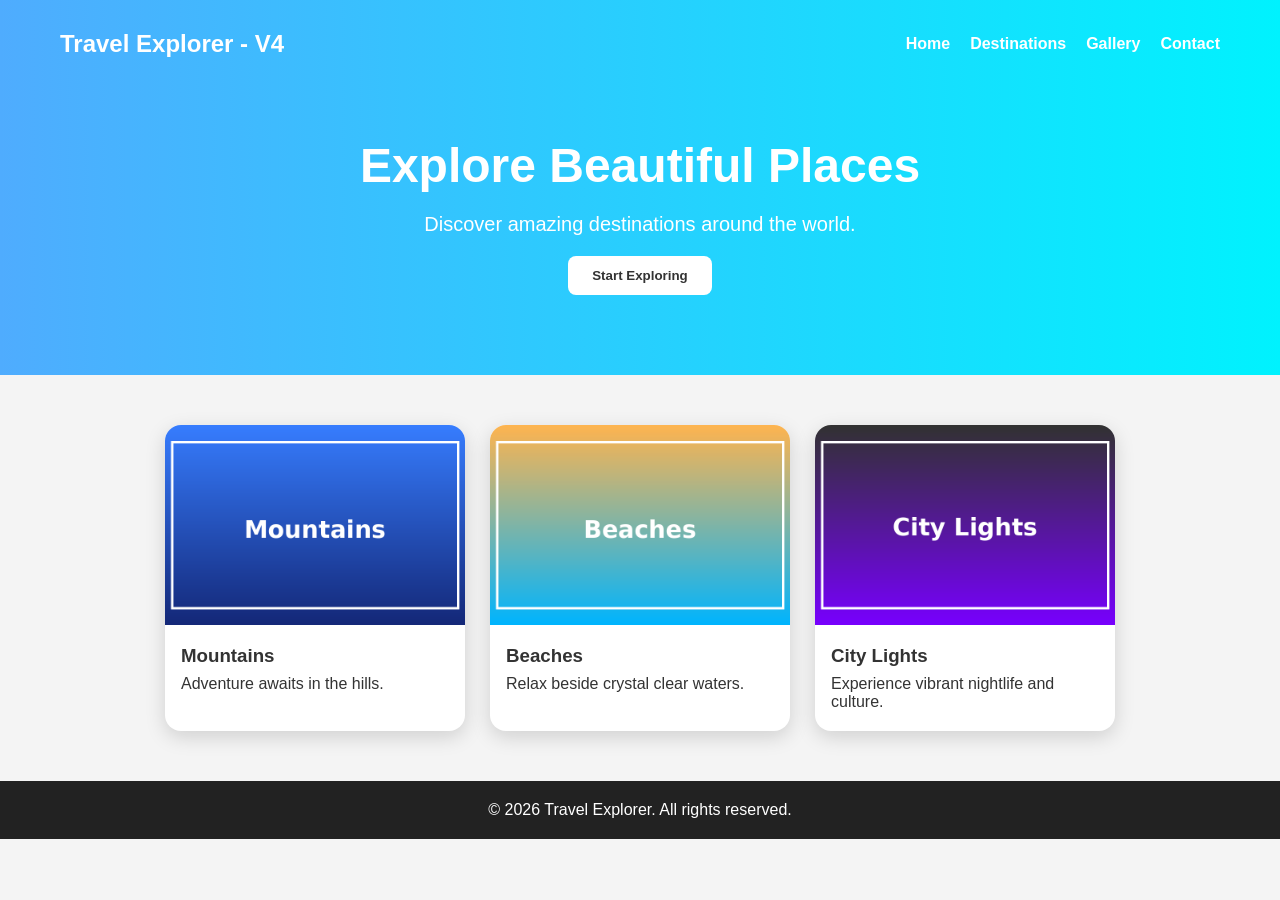
<file: index.html>
<!DOCTYPE html>
<html lang="en">
<head>
  <meta charset="UTF-8" />
  <meta name="viewport" content="width=device-width, initial-scale=1.0" />
  <title>Travel Explorer</title>
  <link rel="stylesheet" href="style.css" />
</head>
<body>
  <header class="hero">
    <nav>
      <h1>Travel Explorer - V4</h1>
      <ul>
        <li><a href="#">Home</a></li>
        <li><a href="#">Destinations</a></li>
        <li><a href="#">Gallery</a></li>
        <li><a href="#">Contact</a></li>
      </ul>
    </nav>

    <div class="hero-content">
      <h2>Explore Beautiful Places</h2>
      <p>Discover amazing destinations around the world.</p>
      <button>Start Exploring</button>
    </div>
  </header>

  <section class="gallery">
    <div class="card">
      <img src="./mountain.png" alt="Mountain" />
      <h3>Mountains</h3>
      <p>Adventure awaits in the hills.</p>
    </div>

    <div class="card">
      <img src="./beach.png" alt="Beach" />
      <h3>Beaches</h3>
      <p>Relax beside crystal clear waters.</p>
    </div>

    <div class="card">
      <img src="./city.png" alt="City" />
      <h3>City Lights</h3>
      <p>Experience vibrant nightlife and culture.</p>
    </div>
  </section>

  <footer>
    <p>© 2026 Travel Explorer. All rights reserved.</p>
  </footer>
</body>
</html>
</file>
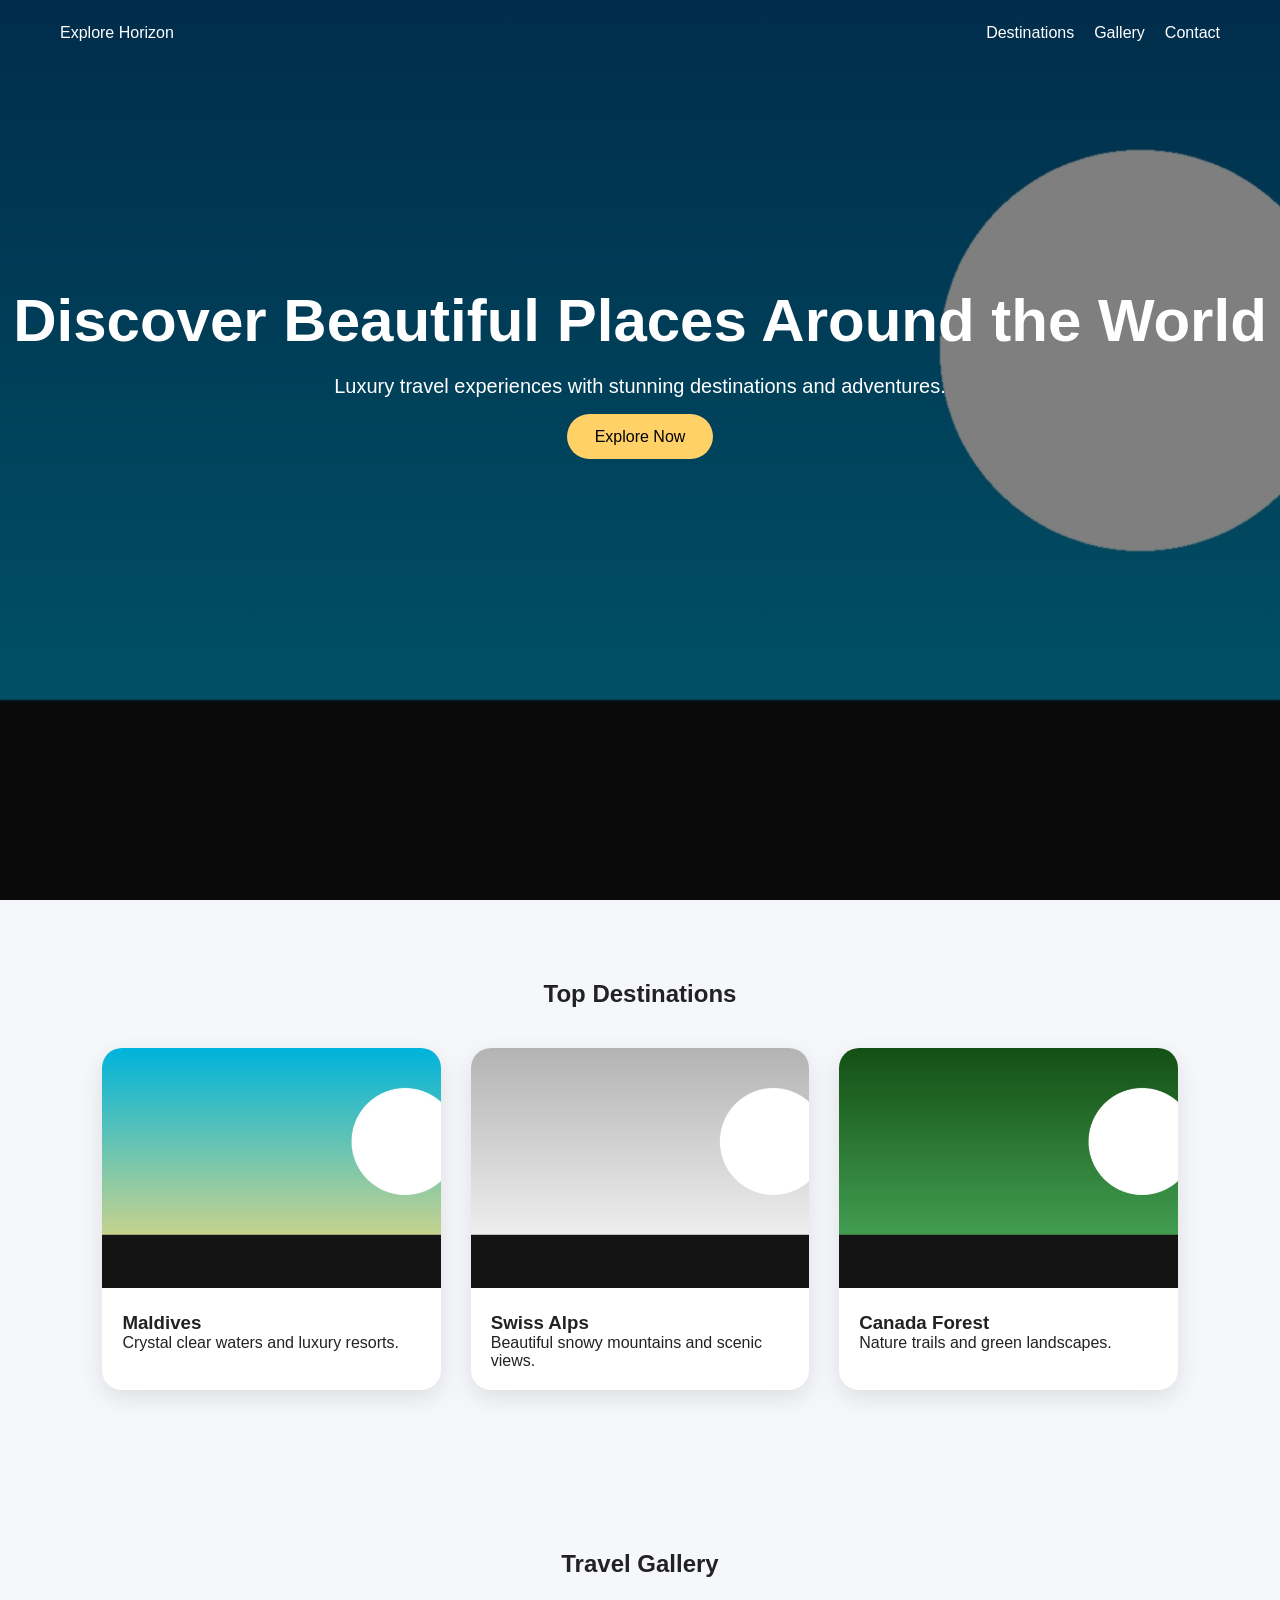
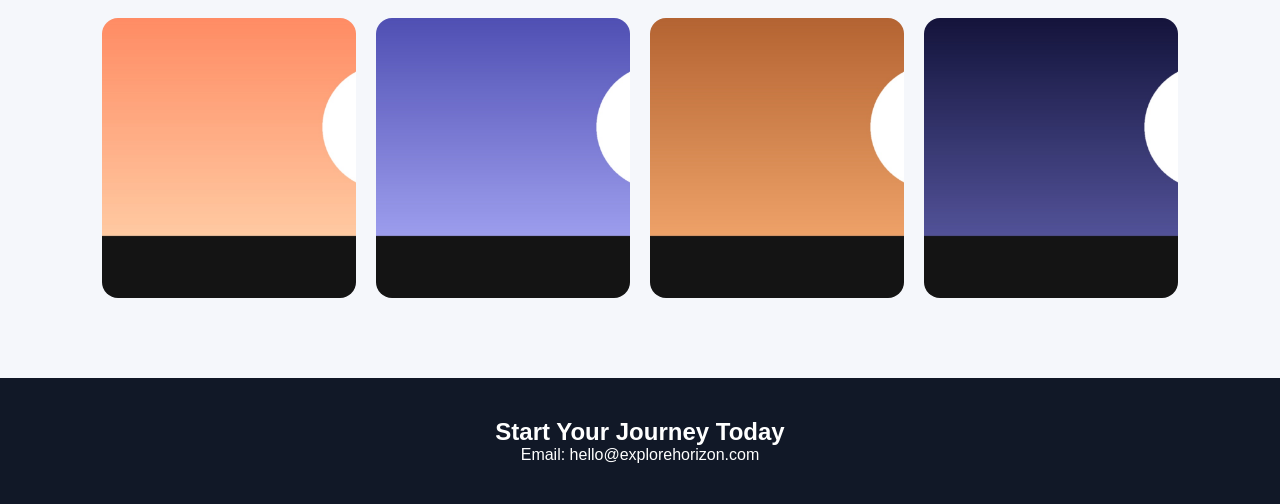
<file: travel-project/index.html>
<!DOCTYPE html>
<html lang="en">
<head>
  <meta charset="UTF-8">
  <meta name="viewport" content="width=device-width, initial-scale=1.0">
  <title>Explore Horizon</title>
  <link rel="stylesheet" href="style.css">
</head>
<body>
  <header class="hero">
    <nav class="navbar">
      <div class="logo">Explore Horizon</div>
      <ul class="nav-links">
        <li><a href="#destinations">Destinations</a></li>
        <li><a href="#gallery">Gallery</a></li>
        <li><a href="#contact">Contact</a></li>
      </ul>
    </nav>

    <div class="hero-content">
      <h1>Discover Beautiful Places Around the World</h1>
      <p>Luxury travel experiences with stunning destinations and adventures.</p>
      <a href="#destinations" class="btn">Explore Now</a>
    </div>
  </header>

  <section id="destinations" class="section">
    <div class="section-header">
      <h2>Top Destinations</h2>
    </div>

    <div class="card-grid">
      <div class="card">
        <img src="maldives.jpg" alt="Maldives">
        <div class="card-content">
          <h3>Maldives</h3>
          <p>Crystal clear waters and luxury resorts.</p>
        </div>
      </div>

      <div class="card">
        <img src="swiss.jpg" alt="Swiss Alps">
        <div class="card-content">
          <h3>Swiss Alps</h3>
          <p>Beautiful snowy mountains and scenic views.</p>
        </div>
      </div>

      <div class="card">
        <img src="forest.jpg" alt="Forest">
        <div class="card-content">
          <h3>Canada Forest</h3>
          <p>Nature trails and green landscapes.</p>
        </div>
      </div>
    </div>
  </section>

  <section id="gallery" class="gallery-section">
    <div class="section-header">
      <h2>Travel Gallery</h2>
    </div>

    <div class="gallery-grid">
      <img src="gallery1.jpg" alt="">
      <img src="gallery2.jpg" alt="">
      <img src="gallery3.jpg" alt="">
      <img src="gallery4.jpg" alt="">
    </div>
  </section>

  <footer id="contact" class="footer">
    <h2>Start Your Journey Today</h2>
    <p>Email: hello@explorehorizon.com</p>
  </footer>
</body>
</html>
</file>
<file: style.css>
* {
  margin: 0;
  padding: 0;
  box-sizing: border-box;
  font-family: Arial, sans-serif;
}

body {
  background: #f4f4f4;
  color: #333;
}

.hero {
  background: linear-gradient(to right, #4facfe, #00f2fe);
  color: white;
  padding: 30px 60px 80px;
}

nav {
  display: flex;
  justify-content: space-between;
  align-items: center;
}

nav ul {
  display: flex;
  list-style: none;
  gap: 20px;
}

nav a {
  color: white;
  text-decoration: none;
  font-weight: bold;
}

.hero-content {
  margin-top: 80px;
  text-align: center;
}

.hero-content h2 {
  font-size: 48px;
  margin-bottom: 20px;
}

.hero-content p {
  font-size: 20px;
  margin-bottom: 20px;
}

button {
  padding: 12px 24px;
  border: none;
  border-radius: 8px;
  background: white;
  color: #333;
  font-weight: bold;
  cursor: pointer;
}

.gallery {
  display: flex;
  justify-content: center;
  gap: 25px;
  padding: 50px;
  flex-wrap: wrap;
}

.card {
  background: white;
  border-radius: 16px;
  overflow: hidden;
  width: 300px;
  box-shadow: 0 6px 20px rgba(0,0,0,0.15);
}

.card img {
  width: 100%;
  height: 200px;
  object-fit: cover;
}

.card h3 {
  padding: 16px 16px 8px;
}

.card p {
  padding: 0 16px 20px;
}

footer {
  background: #222;
  color: white;
  text-align: center;
  padding: 20px;
}
</file>
<file: travel-project/style.css>
* {
  margin: 0;
  padding: 0;
  box-sizing: border-box;
}

body {
  font-family: Arial, sans-serif;
  background: #f5f7fb;
  color: #222;
}

.hero {
  min-height: 100vh;
  background: linear-gradient(rgba(0,0,0,.5), rgba(0,0,0,.5)),
    url('hero.jpg');
  background-size: cover;
  background-position: center;
  color: white;
}

.navbar {
  display: flex;
  justify-content: space-between;
  padding: 24px 60px;
}

.nav-links {
  display: flex;
  gap: 20px;
  list-style: none;
}

.nav-links a {
  color: white;
  text-decoration: none;
}

.hero-content {
  text-align: center;
  padding-top: 220px;
}

.hero-content h1 {
  font-size: 60px;
  margin-bottom: 20px;
}

.hero-content p {
  font-size: 20px;
  margin-bottom: 30px;
}

.btn {
  background: #ffd166;
  color: black;
  padding: 14px 28px;
  border-radius: 30px;
  text-decoration: none;
}

.section, .gallery-section {
  padding: 80px 8%;
}

.section-header {
  text-align: center;
  margin-bottom: 40px;
}

.card-grid {
  display: grid;
  grid-template-columns: repeat(auto-fit, minmax(280px,1fr));
  gap: 30px;
}

.card {
  background: white;
  border-radius: 20px;
  overflow: hidden;
  box-shadow: 0 8px 25px rgba(0,0,0,.1);
}

.card img {
  width: 100%;
  height: 240px;
  object-fit: cover;
}

.card-content {
  padding: 20px;
}

.gallery-grid {
  display: grid;
  grid-template-columns: repeat(auto-fit, minmax(240px,1fr));
  gap: 20px;
}

.gallery-grid img {
  width: 100%;
  height: 280px;
  object-fit: cover;
  border-radius: 16px;
}

.footer {
  background: #111827;
  color: white;
  text-align: center;
  padding: 40px;
}
</file>
